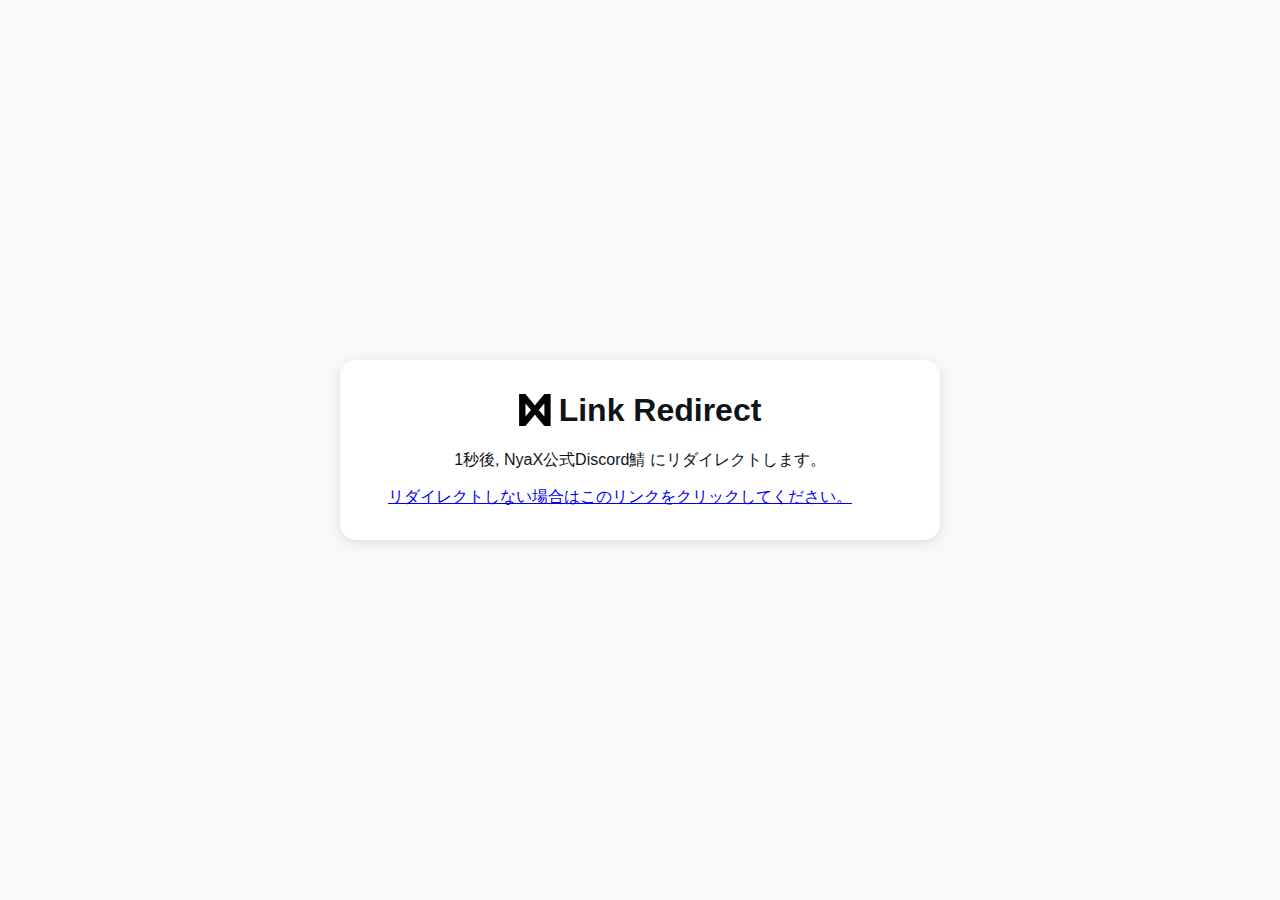
<file: discord.html>
<!DOCTYPE html>
<html lang="ja">
  <head>
    <script type="text/javascript">
      setTimeout(()=>{window.location.replace("https://discord.gg/bYkheTzU5n")},1000);
    </script>
    <meta charset="UTF-8">
    <meta name="viewport" content="width=device-width, initial-scale=1.0">
    <link rel="icon" href="favicon.png">
    <title>NyaX - Redirect</title>
    
    <style>
      :root {
        --primary-color: #1d9bf0;
        --border-color: #cfd9de;
        --text-color: #0f1419;
        --secondary-text-color: #536471;
        --bg-color: #f7f9f9;
      }
      body{
        font-family: -apple-system, BlinkMacSystemFont, "Segoe UI", Roboto, Helvetica, Arial, sans-serif;
        display: flex;
        justify-content: center;
        align-items: center;
        min-height: 100vh;
        padding: 1rem;
        margin: 0;
        background-color: var(--bg-color);
        color: var(--text-color);
        box-sizing: border-box;
      }
      .container {
        background: white;
        padding: 2rem 3rem;
        border-radius: 16px;
        box-shadow: 0 3px 12px rgba(0,0,0,0.1);
        width: 100%;
        max-width: 600px;
        box-sizing: border-box;
      }
      h1 {
        text-align: center;
        display: flex;
        align-items: center;
        justify-content: center;
        gap: 0.5rem;
        margin-top:0;
      }
      h1 img {
        width: 32px;
        height:32px;
      }
      p,a{
        text-align:center;
      }
    </style>
  </head>
  <body>
    <div class="container">
      <h1><img src="logo.png" alt="NyaX Logo">Link Redirect</h1>
      <p>1秒後, NyaX公式Discord鯖 にリダイレクトします。</p>
      <a href="https://discord.gg/bYkheTzU5n">リダイレクトしない場合はこのリンクをクリックしてください。</a>
    </div>
  </body>
</html>
</file>
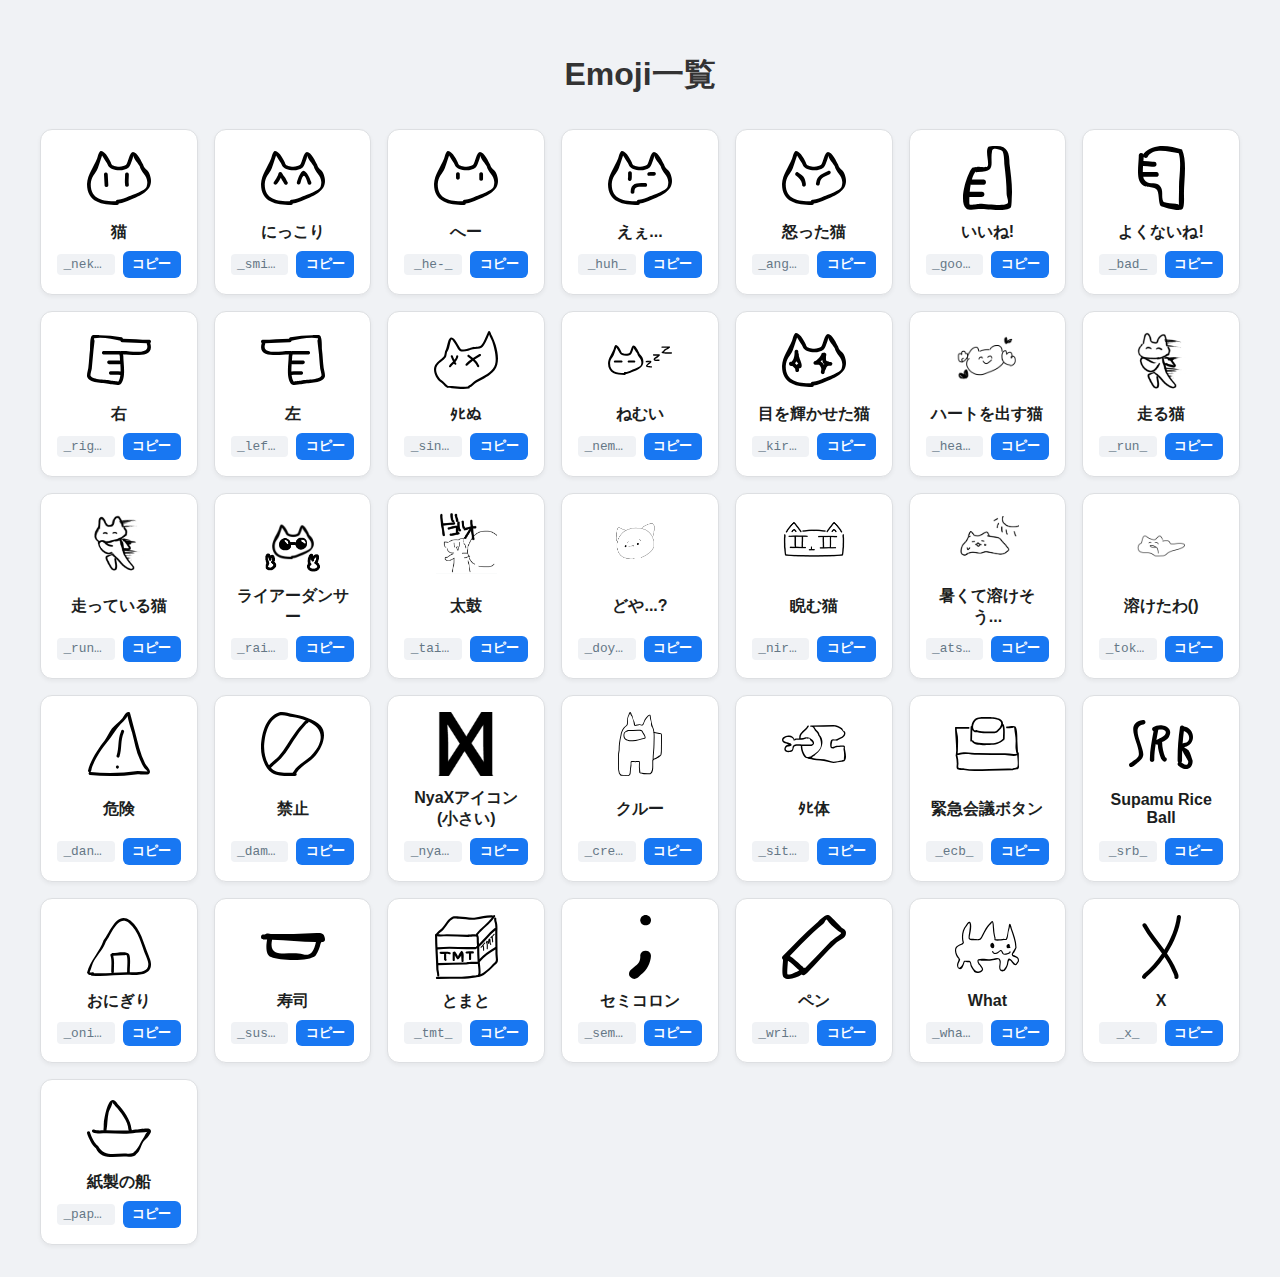
<file: emoji.html>
<!DOCTYPE html>
<html lang="ja">
<head>
    <meta charset="UTF-8">
    <meta name="viewport" content="width=device-width, initial-scale=1.0">
    <title>Emoji一覧</title>
    <style>
        body {
            font-family: -apple-system, BlinkMacSystemFont, "Segoe UI", Roboto, "Helvetica Neue", Arial, sans-serif;
            background-color: #f0f2f5;
            color: #1c1e21;
            margin: 0;
            padding: 2rem;
            display: flex;
            flex-direction: column;
            align-items: center;
        }

        h1 {
            color: #333;
            margin-bottom: 2rem;
            text-align: center;
        }

        #emoji-container {
            display: grid;
            grid-template-columns: repeat(auto-fill, minmax(150px, 1fr));
            gap: 1rem;
            width: 100%;
            max-width: 1200px;
        }

        .loading-text,
        .error-text {
            font-size: 1.2rem;
            color: #657786;
            text-align: center;
            grid-column: 1 / -1;
        }

        .emoji-card {
            background-color: #ffffff;
            border: 1px solid #dddfe2;
            border-radius: 12px;
            padding: 1rem;
            text-align: center;
            display: flex;
            flex-direction: column;
            align-items: center;
            justify-content: space-between;
            box-shadow: 0 2px 4px rgba(0, 0, 0, 0.05);
            transition: transform 0.2s ease, box-shadow 0.2s ease;
        }

        .emoji-card:hover {
            transform: translateY(-5px);
            box-shadow: 0 6px 12px rgba(0, 0, 0, 0.1);
        }

        .emoji-image {
            width: 64px;
            height: 64px;
            object-fit: contain;
            margin-bottom: 0.75rem;
        }

        .emoji-name {
            font-weight: 600;
            font-size: 1rem;
            color: #1c1e21;
            margin: 0 0 0.5rem 0;
            word-break: break-word;
        }

        .id-wrapper {
            display: flex;
            align-items: center;
            justify-content: center;
            gap: 0.5rem;
            width: 100%;
        }

        .emoji-id-code {
            font-family: "SFMono-Regular", Consolas, "Liberation Mono", Menlo, Courier, monospace;
            background-color: #f0f2f5;
            padding: 0.2rem 0.4rem;
            border-radius: 4px;
            font-size: 0.8rem;
            color: #657786;
            flex-grow: 1;
            overflow: hidden;
            text-overflow: ellipsis;
            white-space: nowrap;
        }

        .copy-button {
            border: none;
            background-color: #1877f2;
            color: white;
            padding: 0.3rem 0.6rem;
            border-radius: 6px;
            cursor: pointer;
            font-size: 0.8rem;
            font-weight: bold;
            transition: background-color 0.2s ease;
            flex-shrink: 0;
        }

        .copy-button:hover {
            background-color: #166fe5;
        }

        .copy-button:disabled {
            background-color: #42b72a;
            cursor: not-allowed;
        }
    </style>
</head>
<!-- Google tag (gtag.js) -->
<script async src="https://www.googletagmanager.com/gtag/js?id=G-JYBQTQ1HCX"></script>
<script>
  window.dataLayer = window.dataLayer || [];
  function gtag(){dataLayer.push(arguments);}
  gtag('js', new Date());

  gtag('config', 'G-JYBQTQ1HCX');
</script>
<body>

    <h1>Emoji一覧</h1>
    <div id="emoji-container">
        <p class="loading-text">読み込み中...</p>
    </div>

    <script>
        document.addEventListener('DOMContentLoaded', async () => {
            const container = document.getElementById('emoji-container');

            // 安全にHTMLをエスケープする関数
            const escapeHTML = (str) => {
                const div = document.createElement('div');
                div.textContent = str;
                return div.innerHTML;
            };

            try {
                // /emoji/list.jsonをフェッチ
                const response = await fetch('/emoji/list.json');
                if (!response.ok) {
                    throw new Error(`サーバーからリストを取得できませんでした (HTTP ${response.status})`);
                }
                const emojiList = await response.json();

                // ローディング表示をクリア
                container.innerHTML = '';

                if (!Array.isArray(emojiList) || emojiList.length === 0) {
                    container.innerHTML = `<p class="error-text">絵文字が見つかりませんでした。</p>`;
                    return;
                }

                // 各絵文字のカードを生成
                emojiList.forEach(emoji => {
                    if (!emoji.id) return; // IDがないデータはスキップ

                    const card = document.createElement('div');
                    card.className = 'emoji-card';

                    // nameキーがなければidを名前に使用
                    const displayName = emoji.name || emoji.id;
                    const emojiId = emoji.id;

                    card.innerHTML = `
                        <img src="/emoji/${escapeHTML(emojiId)}.svg" alt="${escapeHTML(displayName)}" class="emoji-image" loading="lazy">
                        <p class="emoji-name">${escapeHTML(displayName)}</p>
                        <div class="id-wrapper">
                            <span class="emoji-id-code" title="_${escapeHTML(emojiId)}_">_${escapeHTML(emojiId)}_</span>
                            <button class="copy-button" data-id="${escapeHTML(emojiId)}">コピー</button>
                        </div>
                    `;
                    container.appendChild(card);
                });

                // クリックイベントの処理（イベント委譲）
                container.addEventListener('click', (event) => {
                    // コピーボタンがクリックされた場合のみ処理
                    if (event.target.classList.contains('copy-button')) {
                        const button = event.target;
                        const emojiId = button.dataset.id;
                        const textToCopy = `_${emojiId}_`;

                        navigator.clipboard.writeText(textToCopy).then(() => {
                            // コピー成功時のフィードバック
                            const originalText = button.textContent;
                            button.textContent = 'コピーしました!';
                            button.disabled = true;
                            setTimeout(() => {
                                button.textContent = originalText;
                                button.disabled = false;
                            }, 1500);
                        }).catch(err => {
                            // コピー失敗時のアラート
                            console.error('クリップボードへのコピーに失敗しました:', err);
                            alert('コピーに失敗しました。');
                        });
                    }
                });

            } catch (error) {
                // エラー発生時の表示
                console.error('絵文字リストの読み込みに失敗しました:', error);
                container.innerHTML = `<p class="error-text">絵文字リストの読み込みに失敗しました。<br>(${error.message})</p>`;
            }
        });
    </script>

</body>
</html>
</file>
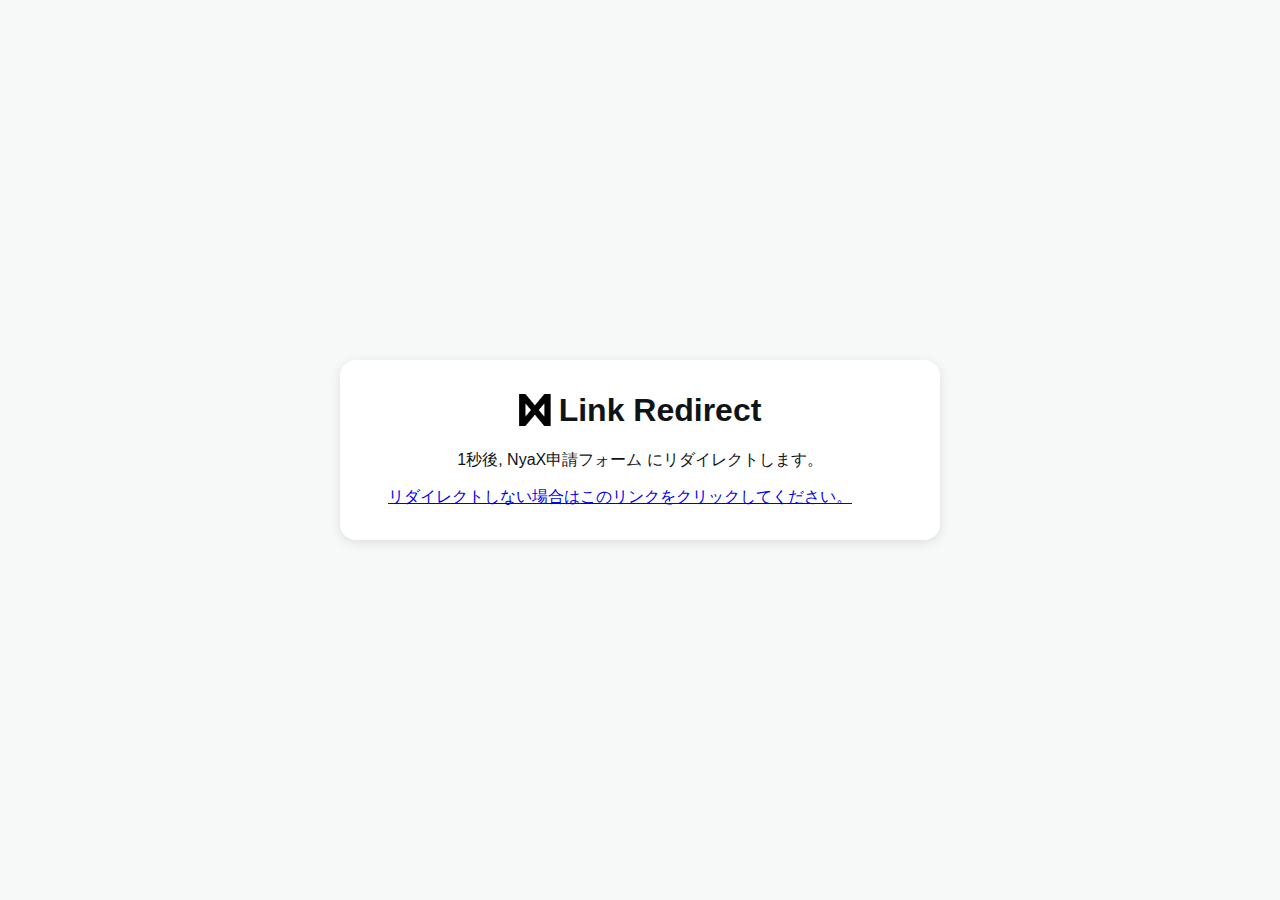
<file: forms.html>
<!DOCTYPE html>
<html lang="ja">
  <head>
    <script type="text/javascript">
      setTimeout(()=>{window.location.replace("https://docs.google.com/forms/d/e/1FAIpQLSdTJ83q1ZGlDqJ8u30tlcNCwhaoCsUdmMAsq0-8pVL5v5V27A/viewform")},1000);
    </script>
    
    <meta charset="UTF-8">
    <meta name="viewport" content="width=device-width, initial-scale=1.0">
    <link rel="icon" href="favicon.png" type="image/png">
    <link rel="stylesheet" href="subpage.css">
    <title>NyaX - Redirect</title>
  </head>
  <!-- Google tag (gtag.js) -->
  <script async src="https://www.googletagmanager.com/gtag/js?id=G-JYBQTQ1HCX"></script>
  <body>
    <div class="container">
      <h1><img src="logo.png" alt="NyaX Logo">Link Redirect</h1>
      <p>1秒後, NyaX申請フォーム にリダイレクトします。</p>
      <a href="https://docs.google.com/forms/d/e/1FAIpQLSdTJ83q1ZGlDqJ8u30tlcNCwhaoCsUdmMAsq0-8pVL5v5V27A/viewform">リダイレクトしない場合はこのリンクをクリックしてください。</a>
    </div>
  </body>
</html>
</file>
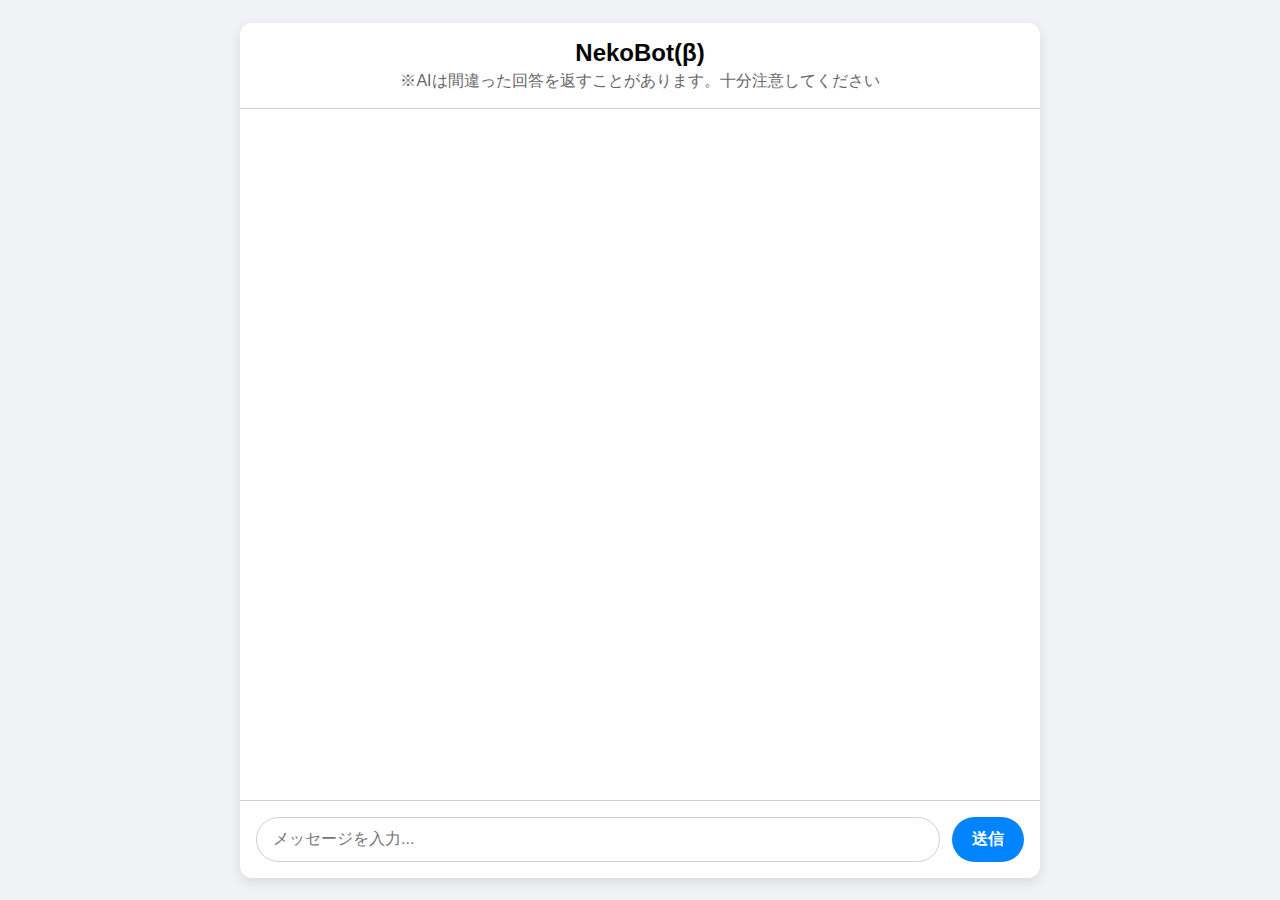
<file: help.html>
<!DOCTYPE html>
<html lang="ja">
<head>
    <meta charset="UTF-8">
    <meta name="viewport" content="width=device-width, initial-scale=1.0">
    <title>NyaXヘルプ</title>
    <script type="module">
        // Google AI SDKをCDNからインポート
        import { GoogleGenerativeAI } from "https://esm.run/@google/generative-ai";
    </script>
    <style>
        :root {
            --background-color: #f0f2f5;
            --chat-background: #ffffff;
            --user-bubble-color: #0084ff;
            --bot-bubble-color: #e4e6eb;
            --text-color-primary: #050505;
            --text-color-secondary: #ffffff;
            --text-color-bot: #050505;
            --border-color: #ced0d4;
            --font-family: -apple-system, BlinkMacSystemFont, "Segoe UI", Roboto, "Helvetica Neue", Arial, sans-serif;
        }
        body {
            font-family: var(--font-family);
            margin: 0;
            background-color: var(--background-color);
            display: flex;
            justify-content: center;
            align-items: center;
            height: 100vh;
            padding: 1rem;
            box-sizing: border-box;
        }
        #chat-container {
            width: 100%;
            max-width: 800px;
            height: 100%;
            max-height: 95vh;
            background-color: var(--chat-background);
            border-radius: 12px;
            box-shadow: 0 4px 12px rgba(0, 0, 0, 0.1);
            display: flex;
            flex-direction: column;
            overflow: hidden;
        }
        header {
            padding: 1rem;
            border-bottom: 1px solid var(--border-color);
            text-align: center;
        }
        header h1 {
            margin: 0;
            font-size: 1.5rem;
            color: var(--text-color-primary);
        }
        header p {
            margin: 0.25rem 0 0;
            color: #65676b;
        }
        #chat-history {
            flex-grow: 1;
            overflow-y: auto;
            padding: 1.5rem;
            display: flex;
            flex-direction: column;
            gap: 1rem;
        }
        .message {
            display: flex;
            max-width: 85%;
        }
        .message-bubble {
            padding: 0.75rem 1rem;
            border-radius: 18px;
            line-height: 1.5;
            word-wrap: break-word;
        }
        .message-bubble a {
            color: #0056b3;
            text-decoration: underline;
        }
        .message-bubble a:hover {
            text-decoration: none;
        }
        .user {
            align-self: flex-end;
            margin-left: auto;
        }
        .user .message-bubble {
            background-color: var(--user-bubble-color);
            color: var(--text-color-secondary);
        }
        .bot {
            align-self: flex-start;
        }
        .bot .message-bubble {
            background-color: var(--bot-bubble-color);
            color: var(--text-color-bot);
        }
        .bot .message-bubble.streaming::after {
            content: '▍';
            animation: blink 1s infinite;
        }
        @keyframes blink {
            50% { opacity: 0; }
        }
        #chat-form {
            display: flex;
            padding: 1rem;
            border-top: 1px solid var(--border-color);
            gap: 0.75rem;
        }
        #user-input {
            flex-grow: 1;
            padding: 0.75rem 1rem;
            border: 1px solid var(--border-color);
            border-radius: 24px;
            font-size: 1rem;
            font-family: var(--font-family);
        }
        #user-input:focus {
            outline: none;
            border-color: var(--user-bubble-color);
            box-shadow: 0 0 0 2px rgba(0, 132, 255, 0.2);
        }
        #send-button {
            padding: 0.75rem 1.25rem;
            border: none;
            background-color: var(--user-bubble-color);
            color: white;
            border-radius: 24px;
            font-size: 1rem;
            font-weight: bold;
            cursor: pointer;
            transition: background-color 0.2s;
        }
        #send-button:hover {
            background-color: #0073e6;
        }
        #send-button:disabled {
            background-color: #a0d0ff;
            cursor: not-allowed;
        }
        .error-message {
            text-align: center;
            color: #d9534f;
            padding: 0.5rem;
        }
    </style>
</head>
<!-- Google tag (gtag.js) -->
<script async src="https://www.googletagmanager.com/gtag/js?id=G-JYBQTQ1HCX"></script>
<script>
  window.dataLayer = window.dataLayer || [];
  function gtag(){dataLayer.push(arguments);}
  gtag('js', new Date());

  gtag('config', 'G-JYBQTQ1HCX');
</script>
<body>

    <div id="chat-container">
        <header>
            <h1>NekoBot(β)</h1>
            <p>※AIは間違った回答を返すことがあります。十分注意してください</p>
        </header>
        <div id="chat-history">
            <!-- チャット履歴がここに追加されます -->
        </div>
        <form id="chat-form">
            <input type="text" id="user-input" placeholder="メッセージを入力..." autocomplete="off">
            <button type="submit" id="send-button">送信</button>
        </form>
    </div>

    <script type="module">
        import { GoogleGenerativeAI } from "https://esm.run/@google/generative-ai";

        // ----- ▼▼▼ 設定項目 ▼▼▼ -----

        /**
         *【重要】ご自身のGemini APIキーに置き換えてください。
         * Google AI Studio (https://aistudio.google.com/app/apikey) で取得できます。
         */
        const API_KEY = "AIzaSyDghmwGaa75X_H4Tftpzx9lCQnb26IdTxM";

        /**
         * 使用するAIモデル名。
         */
        const MODEL_NAME = "gemini-2.5-flash-lite";

        /**
         * AIに与えるシステムプロンプト（役割設定）。
         */
        const SYSTEM_PROMPT = `あなたは、Scratcher向けSNS「NyaX」のチャットボットです。ユーザーからの質問に対して、以下の情報とルールに基づき、親切かつ分かりやすく回答してください。

#### あなたについて

*   名前: NekoBot
*   役割: NyaXの機能や使い方に関する質問に答えること。
*   口調: 親しみやすく、丁寧な言葉遣いを心がけてください。また絵文字は**絶対に**使用しないでください。

---

#### NyaXの基本情報

NyaX（にゃっくす）は、X (旧Twitter) のような使い心地を目指した、シンプルなSNSです。Scratchのアカウントがあれば誰でも簡単に参加でき、文章、画像、動画などの投稿を通じて他のユーザーと繋がることができます。

---

#### NyaXの主な機能

**【アカウント・プロフィール関連】**

*   **アカウント登録・ログイン**:
    *   Scratchのアカウントを利用して認証します。特別なパスワード設定は不要で、Scratchのプロジェクトに指定されたコードをコメントするだけで安全にログインできます。
*   **設定**:
    *   ユーザー名、自己紹介、アイコン画像を自由に設定できます。(プロフィール画面ではなく設定から変える)
*   **公開設定**:
    *   「いいね」「お気に入り」「フォローリスト」などを他のユーザーに公開するかどうか、設定画面で細かく指定できます。

**【投稿（ポスト）関連の機能】**

*   **基本投稿**:
    *   最大280文字のテキストを投稿できます。画像、動画、音声ファイルも添付可能です。
*   **リポスト**:
    *   他の人の投稿を、自分のコメントなしでフォロワーに共有する機能です。
*   **引用ポスト**:
    *   他の人の投稿に自分のコメントを付けて共有する機能です。(引用を返信代わりに使ったり書き忘れていた情報を引用でつけ足す行為は避けるよう言う事)
*   **メンションとハッシュタグ**:
    *   \`@ユーザーID\`で特定のユーザーに通知を送ったり、\`#タグ\`で話題をグループ化したりできます。
*   **独自絵文字**:
    *   \`_emoji_id_\` のように、アンダースコアで特定のIDを囲むと、NyaXオリジナルの絵文字を表示できます。利用可能な絵文字は絵文字一覧ページで確認できます。
*   **ポストの編集・削除**:
    *   投稿後でも、自分のポストの内容を編集したり、削除したりできます。

**【コミュニケーション機能】**

*   **返信（リプライ）**:
    *   他のユーザーの投稿に対して、会話を続ける形でコメントを投稿できます。
*   **いいね**:
    *   気に入った投稿にハートを送る、最も手軽な反応方法です。
*   **お気に入り**:
    *   後で読み返したい投稿を保存しておくためのブックマーク機能です。
*   **ダイレクトメッセージ (DM)**:
    *   特定のユーザーやグループと、他の人には見えない非公開のチャットができます。

**【閲覧・検索機能】**

*   **タイムライン**:
    *   **すべて**: 全ユーザーの投稿が時系列で流れます。
    *   **おすすめ**: あなたの活動に基づいて、興味を持ちそうな投稿をNyaXが自動で選びます。
    *   **フォロー中**: あなたがフォローしているユーザーの投稿だけが表示されます。
*   **プロフィール画面**:
    *   ユーザーのプロフィール情報と共に、「ポスト」「返信」「メディア」「いいね」などのタブで、そのユーザーの活動をまとめて見ることができます。
*   **検索**:
    *   キーワードを入力して、関連する投稿やユーザーを高速に探すことができます。
*   **トレンド**:
    *   「検索」ページでは、今NyaXで話題になっているハッシュタグをランキング形式で確認できます。

---

#### 【重要】NyaXルール

基本方針
本ルールに違反した場合、運営は違反内容に応じて該当ポストの削除やアカウントの凍結といった措置を行います。
ルールに明記されていない行為であっても、他のユーザーへの迷惑行為やサービスの安定運用を妨げる行為など、運営が不適切と判断した場合は措置の対象となることがあります。
アカウントに関するルール
複数アカウントの所持は、1人あたり2つまでを上限とします。
所持しているアカウントのいずれかが凍結された場合、凍結を回避する目的で別のアカウントを使用してサービスを利用することは禁止します。
NyaXアカウントを第三者へ譲渡、売買、貸与することは禁止します。
ポストに関するルール
スパム行為や、自動化された手段による大量投稿など、サーバーに過度な負荷をかける行為は禁止します。
攻撃的な表現や、他者が不快に感じる可能性のある発言は控えてください。
特定の個人や団体に対する誹謗中傷、嫌がらせ、脅迫といった行為は控えてください。
ルールに違反するポストを発見した場合は、NyaX色々申請フォームで報告してください。
ダイレクトメッセージに関するルール
ダイレクトメッセージの内容は、プライバシー保護のため運営が通常閲覧することはありません。ただし、利用者からルール違反の通報があった場合に限り、内容を確認することがあります。
メッセージ機能を利用した、特定の個人に対する誹謗中傷、嫌がらせ、脅迫を禁止します。
相手の迷惑となるような、一方的なメッセージの連続送信（連投）は控えてください。
メッセージでルール違反の行為を受けた場合は、NyaX色々申請フォームで報告してください。
金銭に関するルール
NyaX上での金銭のやり取りは特に規制しませんが、常識的な行動を心がけましょう。
金銭等のトラブルについてNyaXは一切の責任を負いません。
NyaXのURLに関するルール
ScratchやXなどの不特定多数が閲覧できる場所にNyaXのURLを貼ることを禁止します

---

#### NyaXの各URLと簡単な説明
/:NyaXのメイン画面です。基本的な動作は全てここで行います
/emoji: NyaXで利用できるEmojiを一覧表示します
/stat: NyaXの統計を確認できます
/ranking: フォロワー数,ポスト数,いいね数,お気に入り数のランキングを見れます
/help: NekoBotに質問することができます

---

#### NyaXの利用者制限について
認証に使用したScratchアカウントが次の条件を全て満たしていない場合ブロックされます
1.NewScratcherではなくScratcherになっている
2.正規のフォロワーが25人以上
NyaXは海外からやVPN経由でのアクセスをブロックします。

---

#### 個人情報について
NyaXはログイン時に以下の情報が含まれるログを保存します
1.認証した日付
2.認証に使用したScratchのユーザー名
3.IPアドレス
NyaXは上のような個人情報を公開することはありません。
但し、凍結された場合に限り、NyaXTeam(NyaXの運営)は上の情報を確認する権限を持ちます。
もし保存されている情報を確認したい場合は管理者にDMでお伝えください。
また、DMはNyaXTeamが確認することはできませんが管理者は確認できます。
通常時は確認することはありませんがNyaXルール違反の通報を受けたときのみ確認します。

---

#### 応答のガイドライン

*   上記の機能やルールについて質問されたら、該当する説明を元に回答してください。
*   リストにない質問や技術的な詳細について聞かれた場合は、「ごめんなさい、その質問には詳しくお答えできません。開発者にお問い合わせください。」のように回答してください。
*   常にユーザーフレンドリーな対応を心がけてください。`;

        // ----- ▲▲▲ 設定項目ここまで ▲▲▲ -----

        // --- DOM要素の取得 ---
        const chatHistory = document.getElementById('chat-history');
        const chatForm = document.getElementById('chat-form');
        const userInput = document.getElementById('user-input');
        const sendButton = document.getElementById('send-button');

        let chat;

        // --- 初期化処理 ---
        function initializeChat() {
            try {
                const genAI = new GoogleGenerativeAI(API_KEY);
                const model = genAI.getGenerativeModel({
                    model: MODEL_NAME,
                    systemInstruction: SYSTEM_PROMPT,
                });
                const generationConfig = {
                    temperature: 0, // Temperatureを0に設定
                    // 他の設定が必要な場合はここに追加
                };
                chat = model.startChat({
                    generationConfig,
                    history: [],
                });

            } catch (error) {
                console.error("AIの初期化に失敗:", error);
                addMessageToUI(`<strong>エラー:</strong> AIの初期化に失敗しました。APIキーやモデル名が正しいか確認してください。<br><small>${error.message}</small>`, "bot", true);
                sendButton.disabled = true;
                userInput.disabled = true;
            }
        }

        /**
         * 応答テキスト内の特定のパスをリンクに変換する
         * @param {string} text - 変換するテキスト
         * @returns {string} - 変換後のHTML文字列
         */
        function formatResponse(text) {
            const pageLinks = {
                "/": "NyaX",
                "/emoji": "絵文字一覧",
                "/stat": "統計",
                "/ranking": "ランキング",
                "/help": "ヘルプ"
            };
            
            // HTMLエスケープを先に行い、意図しないタグが生成されるのを防ぐ
            // ただし、改行は<br>にしたいので一旦プレースホルダーに
            const newlinePlaceholder = "%%NEWLINE%%";
            let escapedText = text
                .replace(/&/g, "&")
                .replace(/</g, "<")
                .replace(/>/g, ">")
                .replace(/"/g, '"')
                .replace(/'/g, "'")
                .replace(/\n/g, newlinePlaceholder);

            // pageLinksの各パスを対応する<a>タグに置換
            for (const [path, name] of Object.entries(pageLinks)) {
                const linkHtml = `<a href="${path}" target="_blank" rel="noopener noreferrer">${name}</a>`;
                // String.prototype.replaceAll を使って、全ての出現箇所を置換
                escapedText = escapedText.replaceAll(path, linkHtml);
            }

            // 最後に改行のプレースホルダーを<br>に戻す
            return escapedText.replaceAll(newlinePlaceholder, '<br>');
        }

        /**
         * チャット履歴にメッセージを追加する
         * @param {string} text - メッセージ内容 (HTML可)
         * @param {'user' | 'bot'} sender - 送信者
         * @param {boolean} isError - エラーメッセージかどうか
         * @returns {HTMLElement} - 追加されたメッセージのDOM要素
         */
        function addMessageToUI(text, sender, isError = false) {
            const messageDiv = document.createElement('div');
            messageDiv.className = `message ${sender}`;

            const bubbleDiv = document.createElement('div');
            bubbleDiv.className = 'message-bubble';
            if (isError) {
                bubbleDiv.classList.add('error-message');
            }
            bubbleDiv.innerHTML = text;

            messageDiv.appendChild(bubbleDiv);
            chatHistory.appendChild(messageDiv);
            chatHistory.scrollTop = chatHistory.scrollHeight; // 自動スクロール
            return bubbleDiv;
        }

        // --- フォーム送信時の処理 ---
        chatForm.addEventListener('submit', async (e) => {
            e.preventDefault();
            const prompt = userInput.value.trim();
            if (!prompt) return;

            userInput.value = '';
            sendButton.disabled = true;
            addMessageToUI(prompt, 'user');

            const botBubble = addMessageToUI('', 'bot');
            botBubble.classList.add('streaming');

            try {
                const result = await chat.sendMessageStream(prompt);
                let responseText = "";
                for await (const chunk of result.stream) {
                    responseText += chunk.text();
                    botBubble.innerHTML = formatResponse(responseText);
                    chatHistory.scrollTop = chatHistory.scrollHeight;
                }

            } catch (error) {
                console.error("AIからの応答取得に失敗:", error);
                botBubble.innerHTML = `<strong>エラー:</strong> メッセージの送信に失敗しました。<br><small>${error.message}</small>`;
                botBubble.classList.add('error-message');
            } finally {
                botBubble.classList.remove('streaming');
                sendButton.disabled = false;
                userInput.focus();
            }
        });

        // --- 初期化実行 ---
        initializeChat();
    </script>
</body>
</html>
</file>
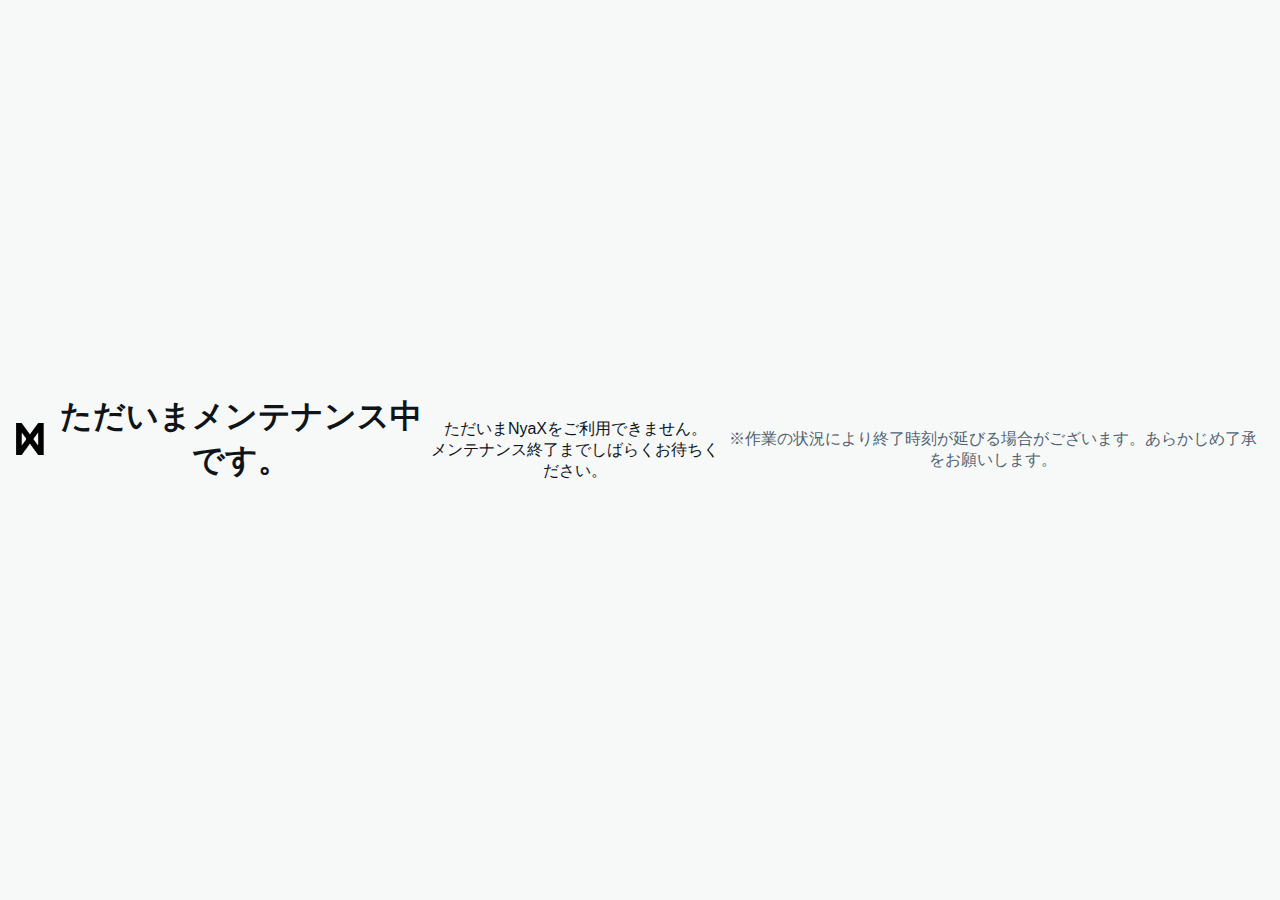
<file: maintenance.html>
<!DOCTYPE html>
<html lang="ja">
<head>
    <meta charset="UTF-8">
    <meta name="viewport" content="width=device-width, initial-scale=1.0">
    <link rel="icon" href="favicon.png" type="image/png">
    <link rel="stylesheet" href="subpage.css">
    <style>
        p.subtext{
            color: var(--secondary-text-color);
        }
    </style>
    <title>メンテナンス中</title>
</head>
<body>
    <h1><img src="logo.png" alt="NyaX Logo">ただいまメンテナンス中です。</h1>
    <p>
        ただいまNyaXをご利用できません。<br>
        メンテナンス終了までしばらくお待ちください。
    </p>
    <p class="subtext">
        ※作業の状況により終了時刻が延びる場合がございます。あらかじめ了承をお願いします。
    </p>
</body>
</html>
</file>
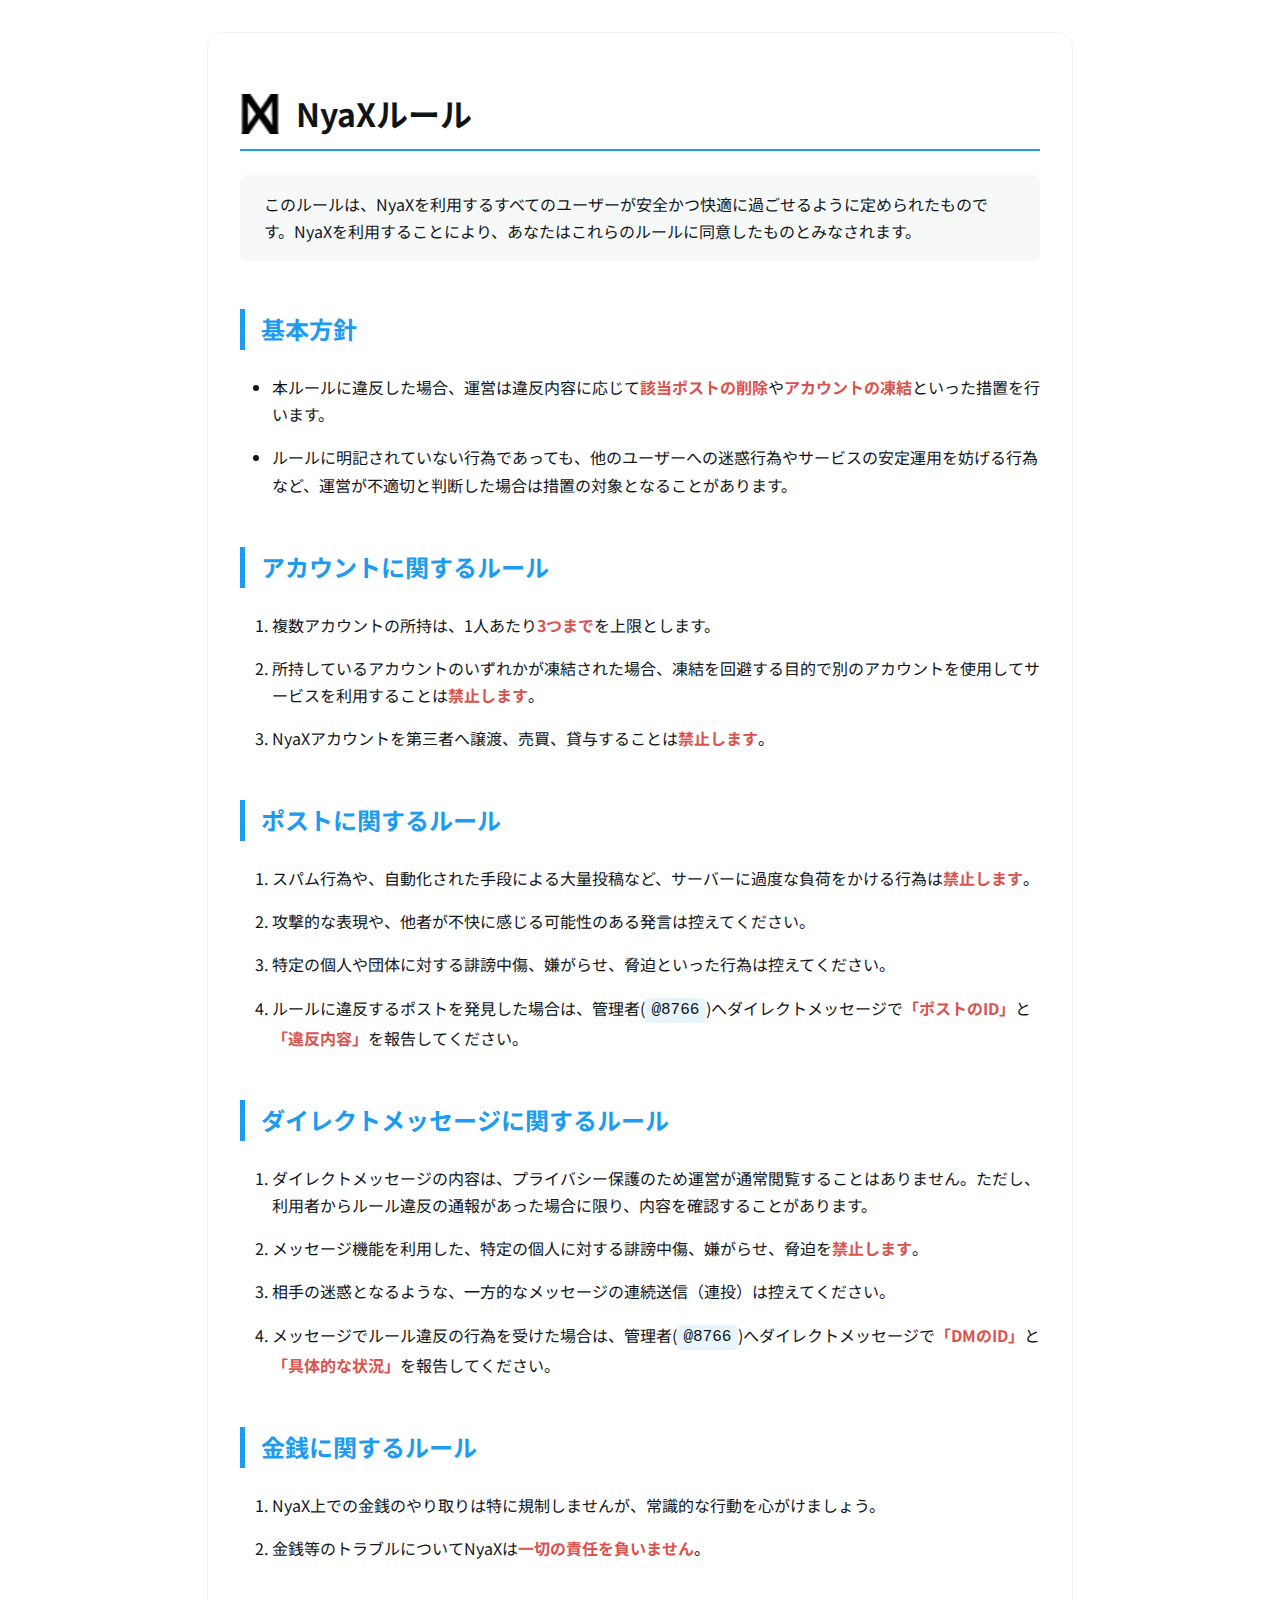
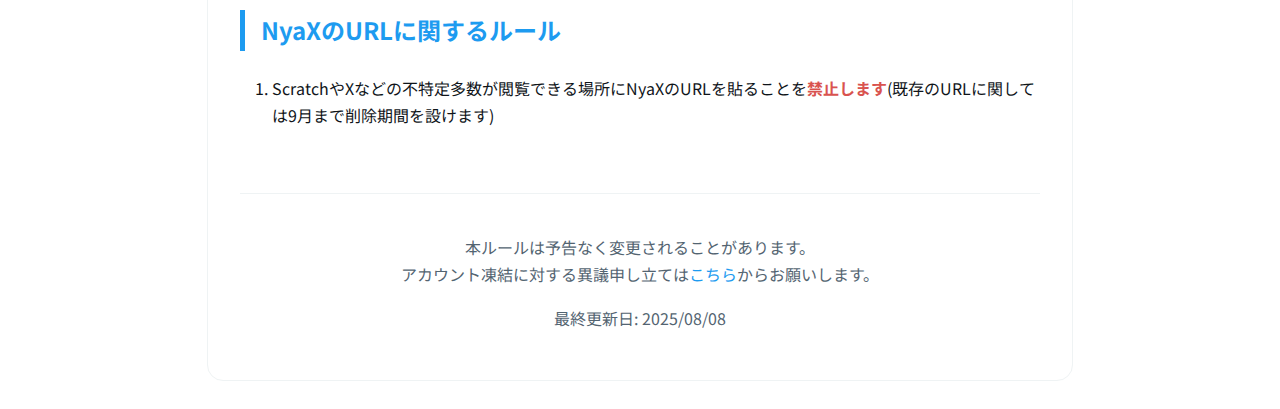
<file: rule.html>
<!DOCTYPE html>
<html lang="ja">
<head>
    <meta charset="UTF-8">
    <meta name="viewport" content="width=device-width, initial-scale=1.0">
    <title>NyaXルール</title>
    <link rel="icon" href="favicon.png" type="image/png">
    <link rel="preconnect" href="https://fonts.googleapis.com">
    <link rel="preconnect" href="https://fonts.gstatic.com" crossorigin>
    <link href="https://fonts.googleapis.com/css2?family=Noto+Sans+JP:wght@400;700&display=swap" rel="stylesheet">
    <style>
        :root {
            --primary-color: #1d9bf0;
            --border-color: #eff3f4;
            --bg-color: #f7f9f9;
            --text-color: #0f1419;
            --secondary-text-color: #536471;
        }
        body {
            font-family: 'Noto Sans JP', -apple-system, BlinkMacSystemFont, "Segoe UI", Roboto, Helvetica, Arial, sans-serif;
            margin: 0;
            background-color: #fff;
            color: var(--text-color);
            line-height: 1.7;
        }
        .container {
            max-width: 800px;
            margin: 2rem auto;
            padding: 2rem;
            border: 1px solid var(--border-color);
            border-radius: 16px;
        }
        h1 {
            font-size: 2rem;
            border-bottom: 2px solid var(--primary-color);
            padding-bottom: 0.5rem;
            margin-bottom: 1.5rem;
            display: flex;
            align-items: center;
            gap: 1rem;
        }
        h1 img {
            width: 40px;
            height: 40px;
        }
        h2 {
            font-size: 1.5rem;
            color: var(--primary-color);
            border-left: 5px solid var(--primary-color);
            padding-left: 1rem;
            margin-top: 3rem;
            margin-bottom: 1.5rem;
        }
        p, li {
            font-size: 1rem;
        }
        .intro {
            background-color: var(--bg-color);
            padding: 1rem 1.5rem;
            border-radius: 8px;
            margin-bottom: 2rem;
        }
        ol, ul {
            padding-left: 2rem;
        }
        li {
            margin-bottom: 1rem;
        }
        strong {
            color: #d9534f;
        }
        code {
            background-color: #e8f5fd;
            padding: 0.2em 0.4em;
            border-radius: 4px;
            font-family: monospace;
        }
        a {
            color: var(--primary-color);
            text-decoration: none;
        }
        a:hover {
            text-decoration: underline;
        }
        .footer {
            margin-top: 4rem;
            padding-top: 1.5rem;
            border-top: 1px solid var(--border-color);
            text-align: center;
            color: var(--secondary-text-color);
            font-size: 0.9rem;
        }
    </style>
</head>
<!-- Google tag (gtag.js) -->
<script async src="https://www.googletagmanager.com/gtag/js?id=G-JYBQTQ1HCX"></script>
<script>
  window.dataLayer = window.dataLayer || [];
  function gtag(){dataLayer.push(arguments);}
  gtag('js', new Date());

  gtag('config', 'G-JYBQTQ1HCX');
</script>
<body>
    <div class="container">
        <h1><img src="favicon.png" alt="NyaX Logo">NyaXルール</h1>

        <p class="intro">
            このルールは、NyaXを利用するすべてのユーザーが安全かつ快適に過ごせるように定められたものです。NyaXを利用することにより、あなたはこれらのルールに同意したものとみなされます。
        </p>

        <h2>基本方針</h2>
        <ul>
            <li>本ルールに違反した場合、運営は違反内容に応じて<strong>該当ポストの削除</strong>や<strong>アカウントの凍結</strong>といった措置を行います。</li>
            <li>ルールに明記されていない行為であっても、他のユーザーへの迷惑行為やサービスの安定運用を妨げる行為など、運営が不適切と判断した場合は措置の対象となることがあります。</li>
        </ul>

        <h2>アカウントに関するルール</h2>
        <ol>
            <li>複数アカウントの所持は、1人あたり<strong>3つまで</strong>を上限とします。</li>
            <li>所持しているアカウントのいずれかが凍結された場合、凍結を回避する目的で別のアカウントを使用してサービスを利用することは<strong>禁止します</strong>。</li>
            <li>NyaXアカウントを第三者へ譲渡、売買、貸与することは<strong>禁止します</strong>。</li>
        </ol>

        <h2>ポストに関するルール</h2>
        <ol>
            <li>スパム行為や、自動化された手段による大量投稿など、サーバーに過度な負荷をかける行為は<strong>禁止します</strong>。</li>
            <li>攻撃的な表現や、他者が不快に感じる可能性のある発言は控えてください。</li>
            <li>特定の個人や団体に対する誹謗中傷、嫌がらせ、脅迫といった行為は控えてください。</li>
            <li>ルールに違反するポストを発見した場合は、管理者(<code>@8766</code>)へダイレクトメッセージで<strong>「ポストのID」</strong>と<strong>「違反内容」</strong>を報告してください。</li>
        </ol>

        <h2>ダイレクトメッセージに関するルール</h2>
        <ol>
            <li>ダイレクトメッセージの内容は、プライバシー保護のため運営が通常閲覧することはありません。ただし、利用者からルール違反の通報があった場合に限り、内容を確認することがあります。</li>
            <li>メッセージ機能を利用した、特定の個人に対する誹謗中傷、嫌がらせ、脅迫を<strong>禁止します</strong>。</li>
            <li>相手の迷惑となるような、一方的なメッセージの連続送信（連投）は控えてください。</li>
            <li>メッセージでルール違反の行為を受けた場合は、管理者(<code>@8766</code>)へダイレクトメッセージで<strong>「DMのID」</strong>と<strong>「具体的な状況」</strong>を報告してください。</li>
        </ol>

        <h2>金銭に関するルール</h2>
        <ol>
            <li>NyaX上での金銭のやり取りは特に規制しませんが、常識的な行動を心がけましょう。</li>
            <li>金銭等のトラブルについてNyaXは<strong>一切の責任を負いません</strong>。</li>
        </ol>

        <h2>NyaXのURLに関するルール</h2>
        <ol>
            <li>ScratchやXなどの不特定多数が閲覧できる場所にNyaXのURLを貼ることを<strong>禁止します</strong>(既存のURLに関しては9月まで削除期間を設けます)</li>
        </ol>

        <div class="footer">
            <p>
                本ルールは予告なく変更されることがあります。<br>
                アカウント凍結に対する異議申し立ては<a href="https://forms.gle/buZpMftRNWjfhqVz8" target="_blank" rel="noopener noreferrer">こちら</a>からお願いします。
            </p>
            <p>最終更新日: 2025/08/08</p>
        </div>
    </div>
</body>
</html>
</file>
<file: subpage.css>
:root {
  --primary-color: #1d9bf0;
  --border-color: #cfd9de;
  --text-color: #0f1419;
  --secondary-text-color: #536471;
  --bg-color: #f7f9f9;
}
body{
  font-family: -apple-system, BlinkMacSystemFont, "Segoe UI", Roboto, Helvetica, Arial, sans-serif;
  display: flex;
  justify-content: center;
  align-items: center;
  min-height: 100vh;
  padding: 1rem;
  margin: 0;
  background-color: var(--bg-color);
  color: var(--text-color);
  box-sizing: border-box;
}
.container {
  background: white;
  padding: 2rem 3rem;
  border-radius: 16px;
  box-shadow: 0 3px 12px rgba(0,0,0,0.1);
  width: 100%;
  max-width: 600px;
  box-sizing: border-box;
}
h1 {
  text-align: center;
  display: flex;
  align-items: center;
  justify-content: center;
  gap: 0.5rem;
  margin-top:0;
}
h1 img {
  width: 32px;
  height:32px;
}
p,a{
  text-align:center;
}
</file>
